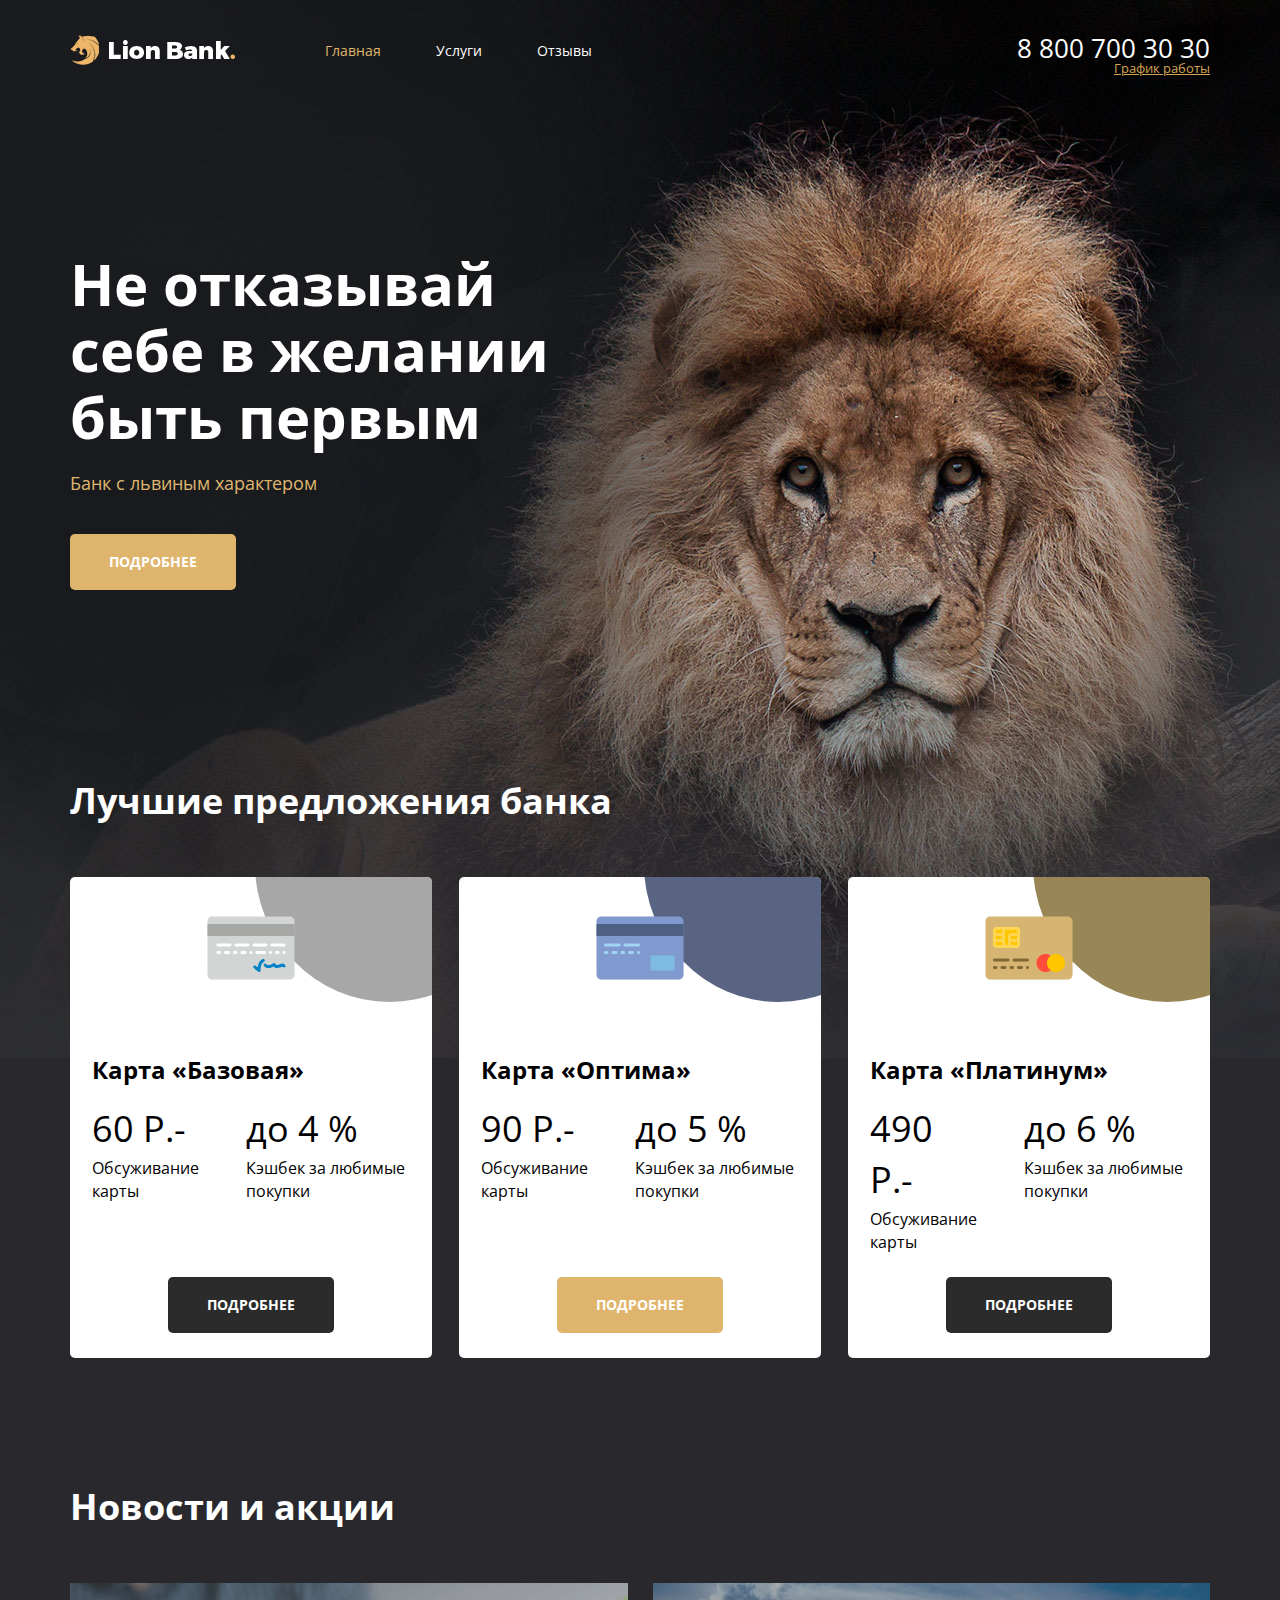
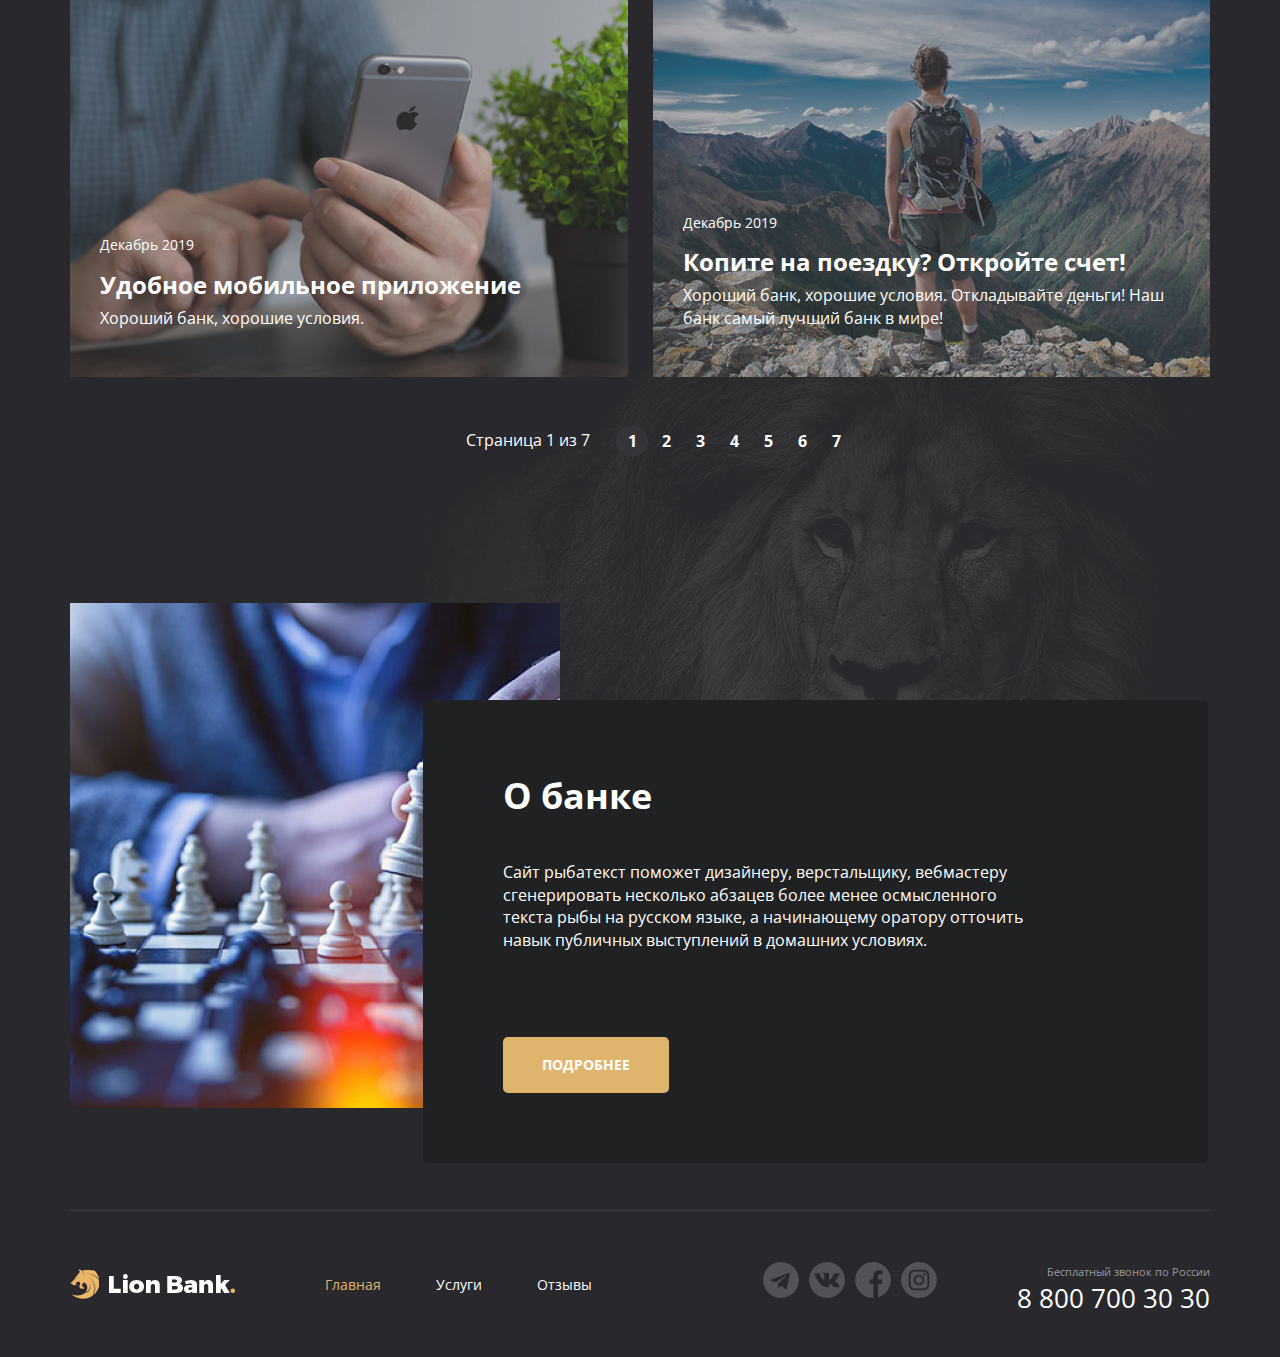
<file: lion-bank/pages/index.html>
<!DOCTYPE html>
<html lang="en">

<head>
  <meta charset="UTF-8">
  <meta name="viewport" content="width=device-width, initial-scale=1.0">
  <title>Lion Bank | Main Page</title>
</head>
<link rel="stylesheet" href="../css/main.css">

<body>
  <div class="wrapper main-page-wrapper">
    <section class="section__hero">
      <div class="container hero__container">
        <header class="header">
          <div class="header__col header__col--align--left">
            <a href="../pages/welcome.html" class="logo">
              <img src="../img/logo.svg" alt="Oops, no img" class="logo__img">
            </a>
            <nav class="menu">
              <ul class="menu__list">
                <li class="menu__item menu__item--active">
                  <a href="../pages/index.html" class="menu__link">Главная</a>
                </li>
                <li class="menu__item">
                  <a href="../pages/services.html" class="menu__link">Услуги</a>
                </li>
                <li class="menu__item">
                  <a href="../pages/reviews.html" class="menu__link">Отзывы</a>
              </ul>
            </nav>
          </div>
          <div class="header__col header__col--align--right">
            <address class="contacts">
              <a href="tel:+78007003030" class="contacts__phone">8 800 700 30 30</a>
              <div class="dropdown">
                <a href="#" class="dropdown__link">График работы</a>
                <div class="dropdown__menu">
                  <ul class="dropdown__list">
                    <li class="dropdown__item">пн-вс: 09:00 - 20:00</li>
                    <li class="dropdown__item">Обед: 14:00-14:30</li>
                  </ul>
                </div>
              </div>
            </address>
          </div>
        </header>
        <div class="hero__content">
          <div class="hero__text-section">
            <h1 class="hero__title">Не отказывай себе в желании быть первым</h1>
            <h4 class="hero__subtitle">Банк с львиным характером</h4>
            <a href="#" class="btn btn--color--ginger">Подробнее</a>
          </div>
        </div>
      </div>
    </section>
    <section class="section__offers">
      <div class="container">
        <h2 class="section__title">Лучшие предложения банка</h2>
        <ul class="offers">
          <li class="offers__item offer offer__item--theme--grey">
            <div class="offer__header">
              <img src="../img/card-1.png" class="offer__logo">
            </div>
            <div class="offer__content">
              <h3 class="offer__title">Карта «Базовая»</h3>
              <div class="offer__prices">
                <div class="offer__prices-cell">
                  <div class="offer__price">60 Р.-</div>
                  <div class="offer__price-desc">Обсуживание карты</div>
                </div>
                <div class="offer__prices-cell">
                  <div class="offer__price">до 4 %</div>
                  <div class="offer__price-desc">Кэшбек за любимые покупки</div>
                </div>
              </div>
              <div class="offer__btn-wrapper">
                <a href="#" class="btn btn--color--black">Подробнее</a>
              </div>
            </div>
          </li>
          <li class="offers__item offer offer__item--theme--blue">
            <div class="offer__header">
              <img src="../img/card-2.png" class="offer__logo">
            </div>
            <div class="offer__content">
              <h3 class="offer__title">Карта «Оптима»</h3>
              <div class="offer__prices">
                <div class="offer__prices-cell">
                  <div class="offer__price">90 Р.-</div>
                  <div class="offer__price-desc">Обсуживание карты</div>
                </div>
                <div class="offer__prices-cell">
                  <div class="offer__price">до 5 %</div>
                  <div class="offer__price-desc">Кэшбек за любимые покупки</div>
                </div>
              </div>
              <div class="offer__btn-wrapper">
                <a href="#" class="btn btn--color--ginger">Подробнее</a>
              </div>
            </div>
          </li>
          <li class="offers__item offer offer__item--theme--gold">
            <div class="offer__header">
              <img src="../img/card-3.png" class="offer__logo">
            </div>
            <div class="offer__content">
              <h3 class="offer__title">Карта «Платинум»</h3>
              <div class="offer__prices">
                <div class="offer__prices-cell">
                  <div class="offer__price">490 Р.-</div>
                  <div class="offer__price-desc">Обсуживание карты</div>
                </div>
                <div class="offer__prices-cell">
                  <div class="offer__price">до 6 %</div>
                  <div class="offer__price-desc">Кэшбек за любимые покупки</div>
                </div>
              </div>
              <div class="offer__btn-wrapper">
                <a href="#" class="btn btn--color--black">Подробнее</a>
              </div>
            </div>
          </li>
        </ul>
      </div>
    </section>
    <section class="section__news">
      <div class="container">
        <h2 class="section__title">Новости и акции</h2>
        <ul class="news">
          <li class="news__card single-news">
            <img src="../img/phone.jpg" alt="Oops, no img" class="single-news__card-img">
            <div class="single-news__text-content">
              <time class="single-news__date">Декабрь 2019</time>
              <div class="single-news__title">Удобное мобильное приложение</div>
              <div class="single-news__desc">Хороший банк, хорошие условия.</div>
            </div>
          </li>
          <li class="news__card single-news">
            <img src="../img/mountains.jpg" alt="Oops, no img" class="single-news__card-img">
            <div class="single-news__text-content">
              <time class="single-news__date">Декабрь 2019</time>
              <div class="single-news__title">Копите на поездку? Откройте счет!</div>
              <div class="single-news__desc">Хороший банк, хорошие условия. Откладывайте деньги! Наш банк самый лучший
                банк в мире!</div>
            </div>
          </li>
        </ul>
      </div>
    </section>
    <div class="paginator">
      <div class="paginator__display">Страница 1 из 7</div>
      <ul class="paginator__list">
        <li class="paginator__item paginator__item--active"><a href="#" class="paginator__link">1</a></li>
        <li class="paginator__item"><a href="#" class="paginator__link">2</a></li>
        <li class="paginator__item"><a href="#" class="paginator__link">3</a></li>
        <li class="paginator__item"><a href="#" class="paginator__link">4</a></li>
        <li class="paginator__item"><a href="#" class="paginator__link">5</a></li>
        <li class="paginator__item"><a href="#" class="paginator__link">6</a></li>
        <li class="paginator__item"><a href="#" class="paginator__link">7</a></li>
      </ul>
    </div>
    <section class="section__about">
      <div class="container">
        <div class="about">
          <div class="about__desc">
            <h2 class="about__title">О банке</h2>
            <div class="about__desc-text">
              <p>
                Сайт рыбатекст поможет дизайнеру, верстальщику, вебмастеру сгенерировать несколько абзацев
                более менее осмысленного текста рыбы на русском языке, а начинающему оратору отточить навык публичных
                выступлений в домашних условиях.
              </p>
            </div>
            <a href="#" class="btn btn--color--ginger">Подробнее</a>
          </div>
        </div>
      </div>
    </section>
    <footer class="footer-container">
      <div class="container footer-container__content">
        <div class="footer">
          <div class="footer__col">
            <a href="../pages/welcome.html" class="logo">
              <img src="../img/logo.svg" alt="Oops, no img" class="logo__img">
            </a>
            <nav class="menu">
              <ul class="menu__list">
                <li class="menu__item menu__item--active">
                  <a href="../pages/index.html" class="menu__link">Главная</a>
                </li>
                <li class="menu__item">
                  <a href="../pages/services.html" class="menu__link">Услуги</a>
                </li>
                <li class="menu__item">
                  <a href="../pages/reviews.html" class="menu__link">Отзывы</a>
                </li>
              </ul>
            </nav>
          </div>
          <div class="footer__col footer__col--align--right">
            <div class="icon">
              <ul class="icon__list">
                <li class="icon__item icon__item--icon--tg"><a href="" class="icon__link"></a></li>
                <li class="icon__item icon__item--icon--vk"><a href="" class="icon__link"></a></li>
                <li class="icon__item icon__item--icon--fb"><a href="" class="icon__link"></a></li>
                <li class="icon__item icon__item--icon--ig"><a href="" class="icon__link"></a></li>
              </ul>
            </div>
            <address class="contacts">
              <div class="contacts__desc">Бесплатный звонок по России</div>
              <a href="tel:+78007003030" class="contacts__phone">8 800 700 30 30</a>
            </address>
          </div>
        </div>
      </div>
    </footer>
  </div>
</body>

</html>
</file>
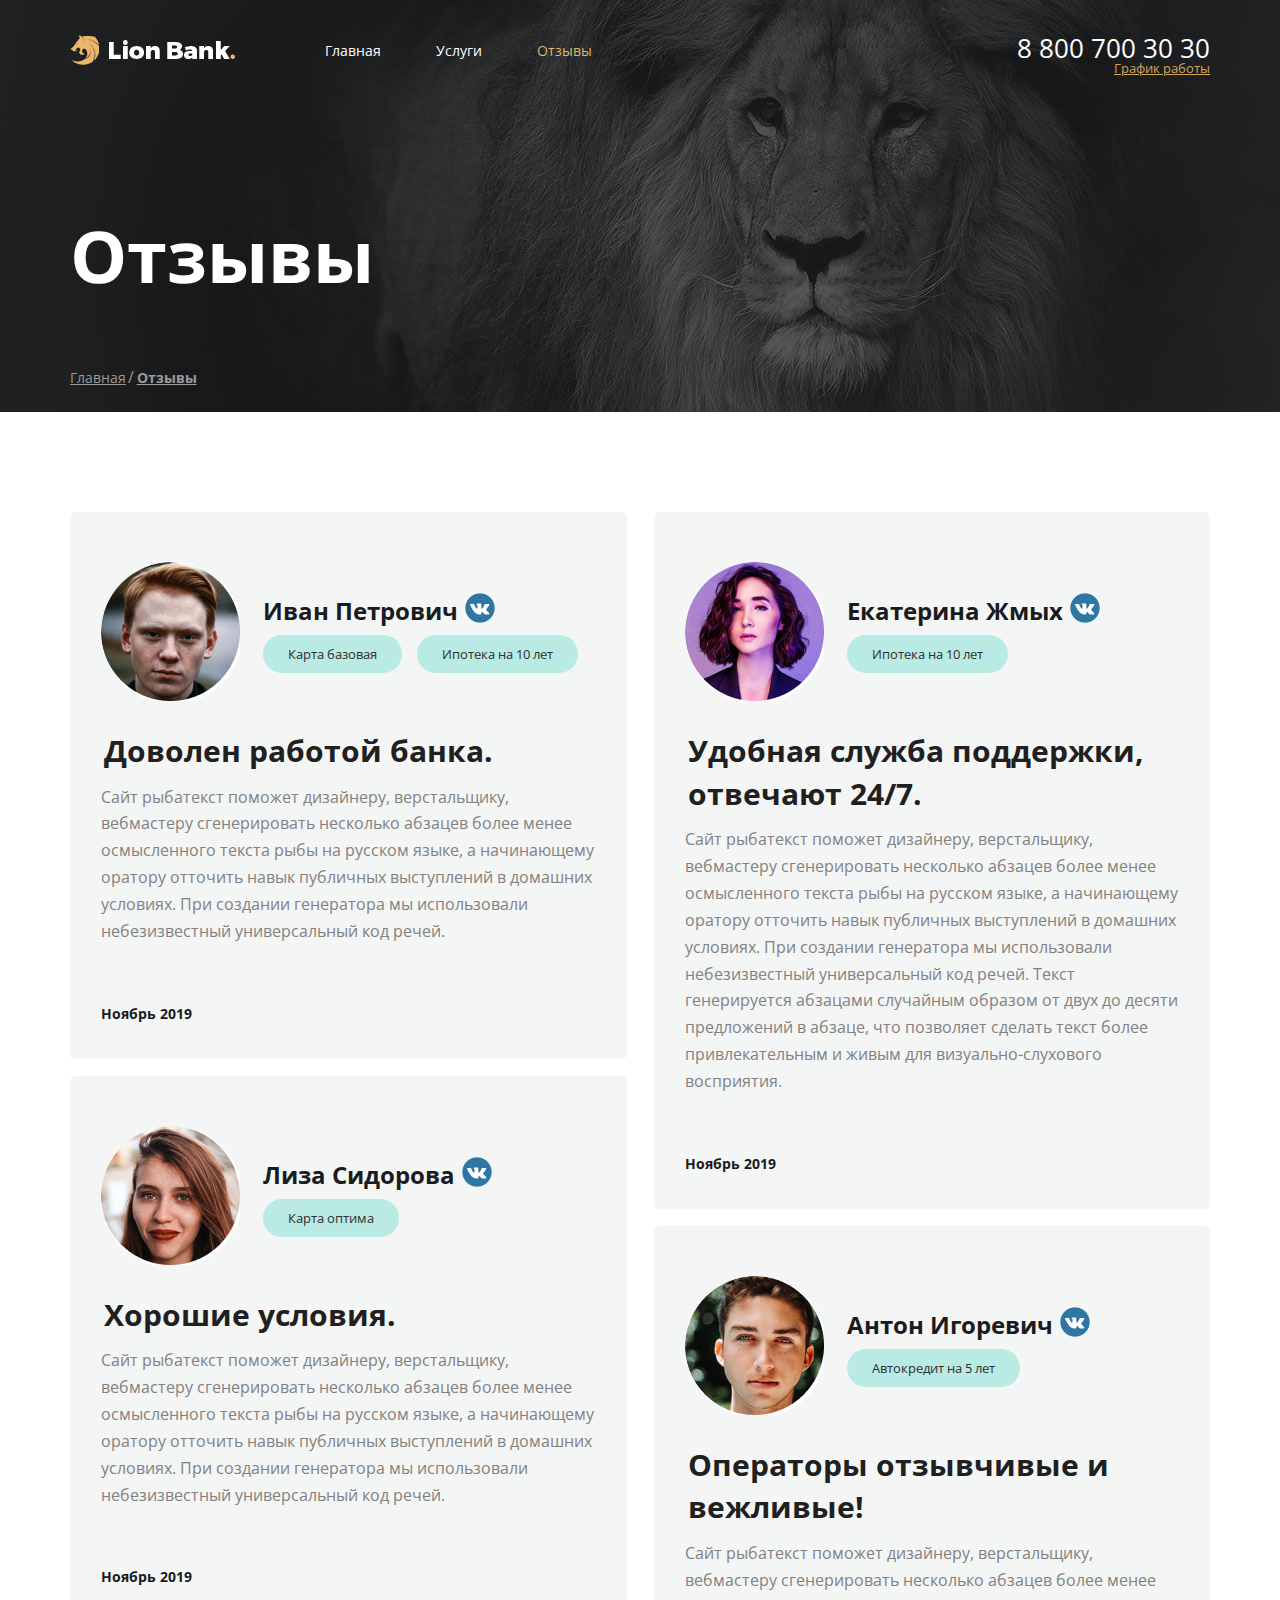
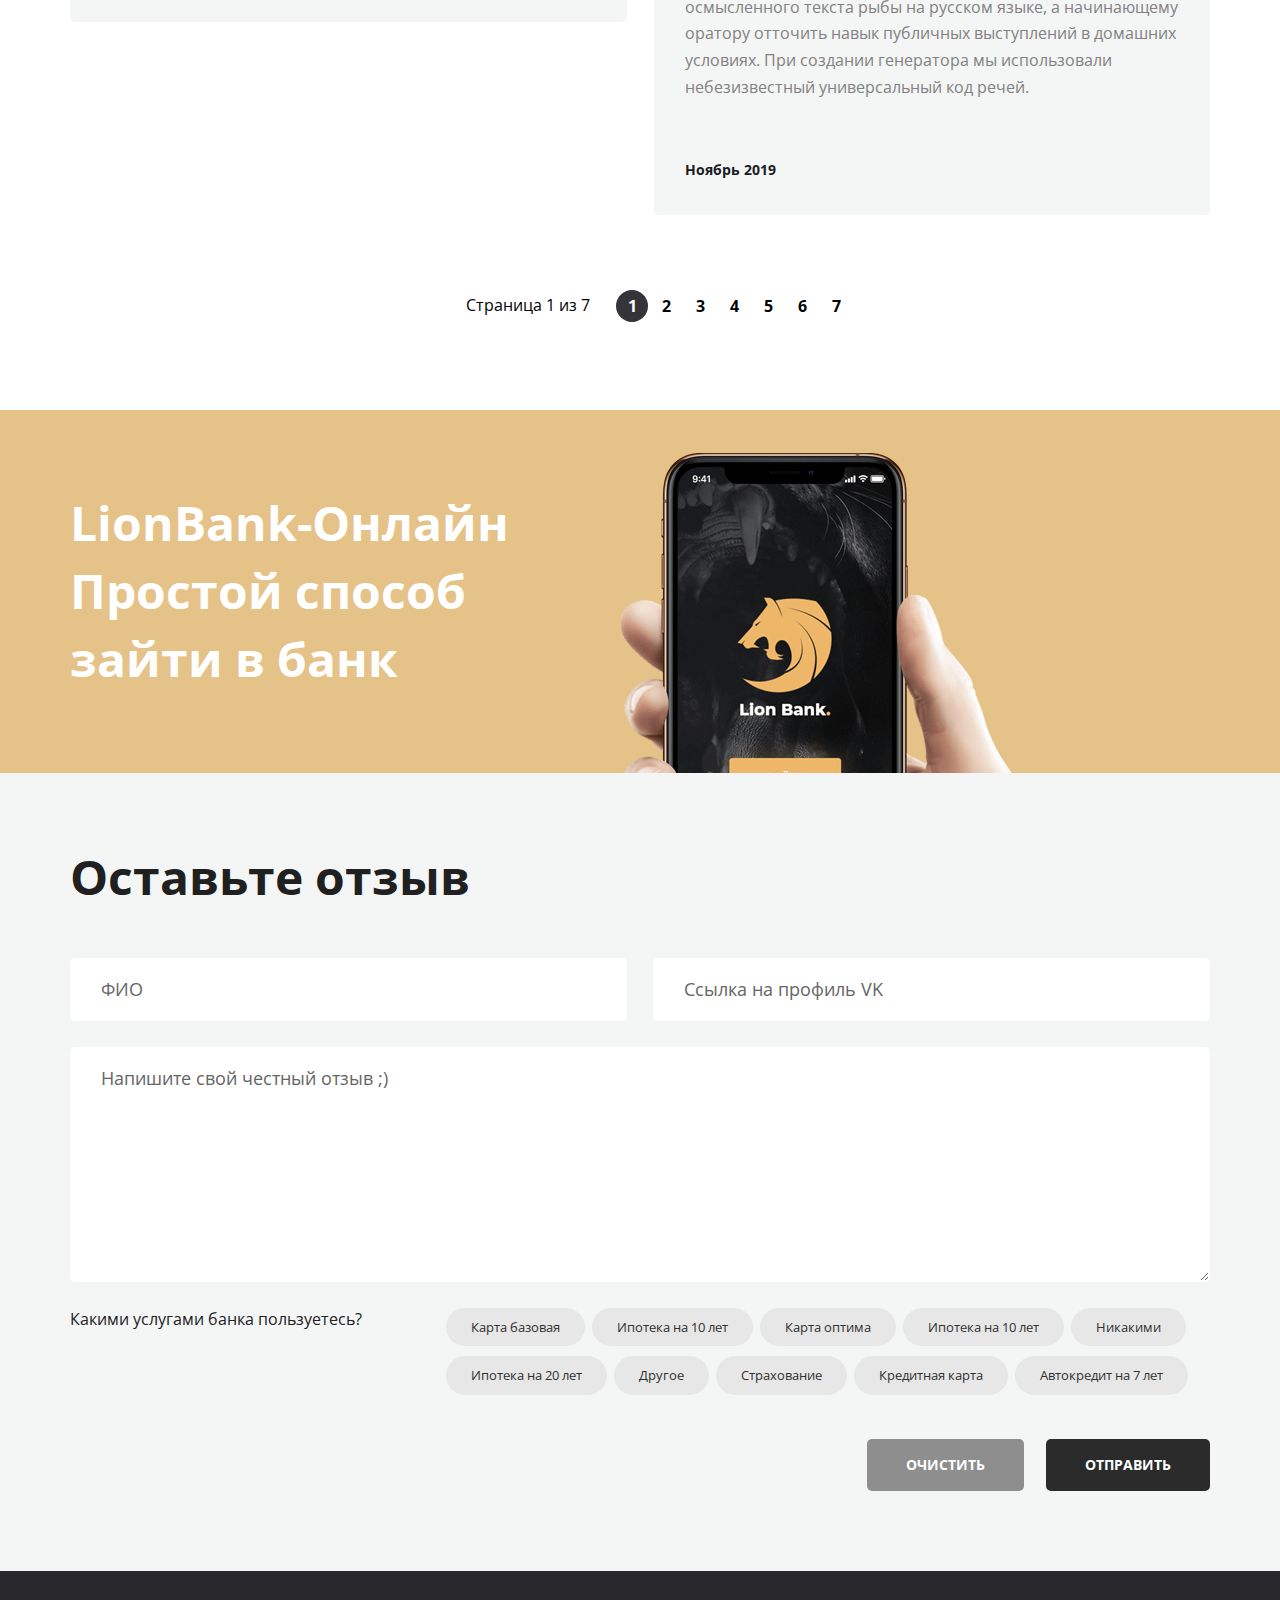
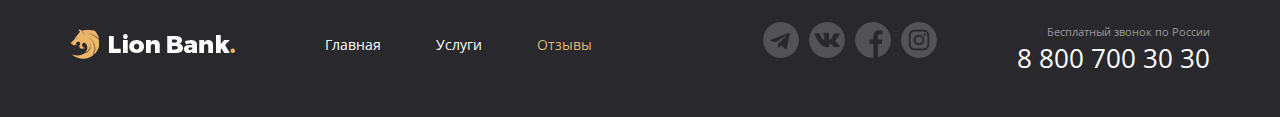
<file: lion-bank/pages/reviews.html>
<!DOCTYPE html>
<html lang="en">

<head>
  <meta charset="UTF-8">
  <meta name="viewport" content="width=device-width, initial-scale=1.0">
  <title>Lion Bank | Reviews Page</title>
</head>
<link rel="stylesheet" href="../css/main.css">

<body>
  <div class="wrapper">
    <section class="section__top-line">
      <div class="container top-line__container">
        <header class="header">
          <div class="header__col header__col--align--left">
            <a href="../pages/welcome.html" class="logo">
              <img src="../img/logo.svg" alt="Oops, no img" class="logo__img">
            </a>
            <nav class="menu">
              <ul class="menu__list">
                <li class="menu__item">
                  <a href="../pages/index.html" class="menu__link">Главная</a>
                </li>
                <li class="menu__item">
                  <a href="../pages/services.html" class="menu__link">Услуги</a>
                </li>
                <li class="menu__item menu__item--active">
                  <a href="../pages/reviews.html" class="menu__link">Отзывы</a>
              </ul>
            </nav>
          </div>
          <div class="header__col header__col--align--right">
            <address class="contacts">
              <a href="tel:+78007003030" class="contacts__phone">8 800 700 30 30</a>
              <div class="dropdown">
                <a href="#" class="dropdown__link">График работы</a>
                <div class="dropdown__menu">
                  <ul class="dropdown__list">
                    <li class="dropdown__item">пн-вс: 09:00 - 20:00</li>
                    <li class="dropdown__item">Обед: 14:00-14:30</li>
                  </ul>
                </div>
              </div>
            </address>
          </div>
        </header>
        <h1 class="page__title">Отзывы</h1>
        <nav class="breadcrumbs">
          <ul class="breadcrumbs__list">
            <li class="breadcrumbs__item">
              <a href="../pages/index.html" class="breadcrumbs__link">Главная</a>
            </li>
            <li class="breadcrumbs__item breadcrumbs__item--active">
              <a href="../pages/reviews.html" class="breadcrumbs__link">Отзывы</a>
            </li>
          </ul>
        </nav>
      </div>
    </section>
    <main class="page-content">
      <div class="container">
        <ul class="reviews">
          <li class="reviews__item review">
            <div class="review__header">
              <div class="review__photo">
                <div class="avatar">
                  <img src="../img/User-1.jpg" alt="user">
                </div>
              </div>
              <div class="review__userdata">
                <a href="#" class="review__user">Иван Петрович</a>
                <ul class="review__tags">
                  <li class="review__tag-item tag tag--bg--green">Карта базовая</li>
                  <li class="review__tag-item tag tag--bg--green">Ипотека на 10 лет</li>
                </ul>
              </div>
            </div>
            <div class="review__content">
              <h3 class="review__title">
                Доволен работой банка.
              </h3>
              <div class="review__content-text">
                <p>
                  Сайт рыбатекст поможет дизайнеру, верстальщику, вебмастеру сгенерировать несколько абзацев более менее осмысленного текста рыбы на русском языке, а начинающему оратору отточить навык публичных выступлений в домашних условиях. При создании генератора мы использовали небезизвестный универсальный код речей.                 </p>
              </div>
              <time class="review__date">Ноябрь 2019</time>
            </div> 
          </li>
          <li class="reviews__item review">
            <div class="review__header">
              <div class="review__photo">
                <div class="avatar">
                  <img src="../img/User-3.jpg" alt="user">
                </div>
              </div>
              <div class="review__userdata">
                <a href="#" class="review__user">Лиза Сидорова</a>
                <ul class="review__tags">
                  <li class="review__tag-item tag tag--bg--green">Карта оптима</li>
                </ul>
              </div>
            </div>
            <div class="review__content">
              <h3 class="review__title">
                Хорошие условия.
              </h3>
              <div class="review__content-text">
                <p>
                  Сайт рыбатекст поможет дизайнеру, верстальщику, вебмастеру сгенерировать несколько абзацев более менее осмысленного текста рыбы на русском языке, а начинающему оратору отточить навык публичных выступлений в домашних условиях. При создании генератора мы использовали небезизвестный универсальный код речей.                 </p>
                </div>
                <time class="review__date">Ноябрь 2019</time>
              </div> 
            </li>
            <li class="reviews__item review">
              <div class="review__header">
                <div class="review__photo">
                  <div class="avatar">
                    <img src="../img/User-2.jpg" alt="user">
                  </div>
                </div>
                <div class="review__userdata">
                  <a href="#" class="review__user">Екатерина Жмых</a>
                  <ul class="review__tags">
                    <li class="review__tag-item tag tag--bg--green">Ипотека на 10 лет</li>
                  </ul>
                </div>
              </div>
              <div class="review__content">
                <h3 class="review__title">
                  Удобная служба поддержки, отвечают 24/7.
                </h3>
                <div class="review__content-text">
                  <p>
                    Сайт рыбатекст поможет дизайнеру, верстальщику, вебмастеру сгенерировать несколько абзацев более менее осмысленного текста рыбы на русском языке, а начинающему оратору отточить навык публичных выступлений в домашних условиях. При создании генератора мы использовали небезизвестный универсальный код речей. Текст генерируется абзацами случайным образом от двух до десяти предложений в абзаце, что позволяет сделать текст более привлекательным и живым для визуально-слухового восприятия.                </p>
                </div>
                <time class="review__date">Ноябрь 2019</time>
              </div> 
            </li>
            <li class="reviews__item review">
            <div class="review__header">
              <div class="review__photo">
                <div class="avatar">
                  <img src="../img/User-4.jpg" alt="user">
                </div>
              </div>
              <div class="review__userdata">
                <a href="#" class="review__user">Антон Игоревич</a>
                <ul class="review__tags">
                  <li class="review__tag-item tag tag--bg--green">Автокредит на 5 лет</li>
                </ul>
              </div>
            </div>
            <div class="review__content">
              <h3 class="review__title">
                Операторы отзывчивые и вежливые!
              </h3>
              <div class="review__content-text">
                <p>
                  Сайт рыбатекст поможет дизайнеру, верстальщику, вебмастеру сгенерировать несколько абзацев более менее осмысленного текста рыбы на русском языке, а начинающему оратору отточить навык публичных выступлений в домашних условиях. При создании генератора мы использовали небезизвестный универсальный код речей.                </p>
              </div>
              <time class="review__date">Ноябрь 2019</time>
            </div> 
          </li>
        </ul>
        <div class="paginator paginator--theme--light">
          <div class="paginator__display">Страница 1 из 7</div>
          <ul class="paginator__list">
            <li class="paginator__item paginator__item--active"><a href="#" class="paginator__link">1</a></li>
            <li class="paginator__item"><a href="#" class="paginator__link">2</a></li>
            <li class="paginator__item"><a href="#" class="paginator__link">3</a></li>
            <li class="paginator__item"><a href="#" class="paginator__link">4</a></li>
            <li class="paginator__item"><a href="#" class="paginator__link">5</a></li>
            <li class="paginator__item"><a href="#" class="paginator__link">6</a></li>
            <li class="paginator__item"><a href="#" class="paginator__link">7</a></li>
          </ul>
        </div>
      </div>
    </main>
    <section class="separator">
      <div class="container">
        <div class="separator__content">
          <h2 class="separator__title">
            LionBank-Онлайн Простой способ зайти в банк
          </h2>
        </div>
      </div>
    </section>
    <section class="section__form">
      <div class="container">
        <h2 class="form__title">Оставьте отзыв</h2>
        <form class="form">
         <div class="form__row">
            <input type="text" placeholder="ФИО" class="form__input">
            <input type="text" placeholder="Ссылка на профиль VK" class="form__input">
         </div>
         <div class="form__row">
           <textarea placeholder="Напишите свой честный отзыв ;)" class="form__input form__input--textarea"></textarea>
         </div>
         <div class="form__controls">
           <div class="form__controls-title">Какими услугами банка пользуетесь?</div>
           <ul class="controls">
             <li class="controls__item">
              <label class="controls__elem">
                <input type="checkbox" class="controls__checkbox">
                <div class="tag controls__tag">Карта базовая</div>
              </label>
             </li>
             <li class="controls__item">
              <label class="controls__elem">
                <input type="checkbox" class="controls__checkbox">
                <div class="tag controls__tag">Ипотека на 10 лет</div>
              </label>
             </li>
             <li class="controls__item">
              <label class="controls__elem">
                <input type="checkbox" class="controls__checkbox">
                <div class="tag controls__tag">Карта оптима</div>
              </label>
             </li>
             <li class="controls__item">
              <label class="controls__elem">
                <input type="checkbox" class="controls__checkbox">
                <div class="tag controls__tag">Ипотека на 10 лет</div>
              </label>
             </li>
             <li class="controls__item">
              <label class="controls__elem">
                <input type="checkbox" class="controls__checkbox">
                <div class="tag controls__tag">Никакими</div>
              </label>
             </li>
             <li class="controls__item">
              <label class="controls__elem">
                <input type="checkbox" class="controls__checkbox">
                <div class="tag controls__tag">Ипотека на 20 лет</div>
              </label>
             </li>
             <li class="controls__item">
              <label class="controls__elem">
                <input type="checkbox" class="controls__checkbox">
                <div class="tag controls__tag">Другое</div>
              </label>
             </li>
             <li class="controls__item">
              <label class="controls__elem">
                <input type="checkbox" class="controls__checkbox">
                <div class="tag controls__tag">Страхование</div>
              </label>
             </li>
             <li class="controls__item">
              <label class="controls__elem">
                <input type="checkbox" class="controls__checkbox">
                <div class="tag controls__tag">Кредитная карта</div>
              </label>
             </li>
             <li class="controls__item">
              <label class="controls__elem">
                <input type="checkbox" class="controls__checkbox">
                <div class="tag controls__tag">Автокредит на 7 лет</div>
              </label>
             </li>
           </ul>
         </div>
         <div class="form__btns">
           <button type="reset" class="btn form__btn btn--color--grey">Очистить</button>
           <button type="submit" class="btn form__btn btn--color--black">Отправить</button>
         </div>
        </form>
      </div>
    </section>
    <footer class="footer-container">
      <div class="container">
        <div class="footer">
          <div class="footer__col">
            <a href="../pages/welcome.html" class="logo">
              <img src="../img/logo.svg" alt="Oops, no img" class="logo__img">
            </a>
            <nav class="menu">
              <ul class="menu__list">
                <li class="menu__item">
                  <a href="../pages/index.html" class="menu__link">Главная</a>
                </li>
                <li class="menu__item">
                  <a href="../pages/services.html" class="menu__link">Услуги</a>
                </li>
                <li class="menu__item menu__item--active">
                  <a href="../pages/reviews.html" class="menu__link">Отзывы</a>
              </ul>
            </nav>
          </div>
          <div class="footer__col footer__col--align--right">
            <div class="icon">
              <ul class="icon__list">
                <li class="icon__item icon__item--icon--tg"><a href="" class="icon__link"></a></li>
                <li class="icon__item icon__item--icon--vk"><a href="" class="icon__link"></a></li>
                <li class="icon__item icon__item--icon--fb"><a href="" class="icon__link"></a></li>
                <li class="icon__item icon__item--icon--ig"><a href="" class="icon__link"></a></li>
              </ul>
            </div>
            <address class="contacts">
              <div class="contacts__desc">Бесплатный звонок по России</div>
              <a href="tel:+78007003030" class="contacts__phone">8 800 700 30 30</a>
            </address>
          </div>
        </div>
      </div>
    </footer>
  </div>
</body>

</html>
</file>
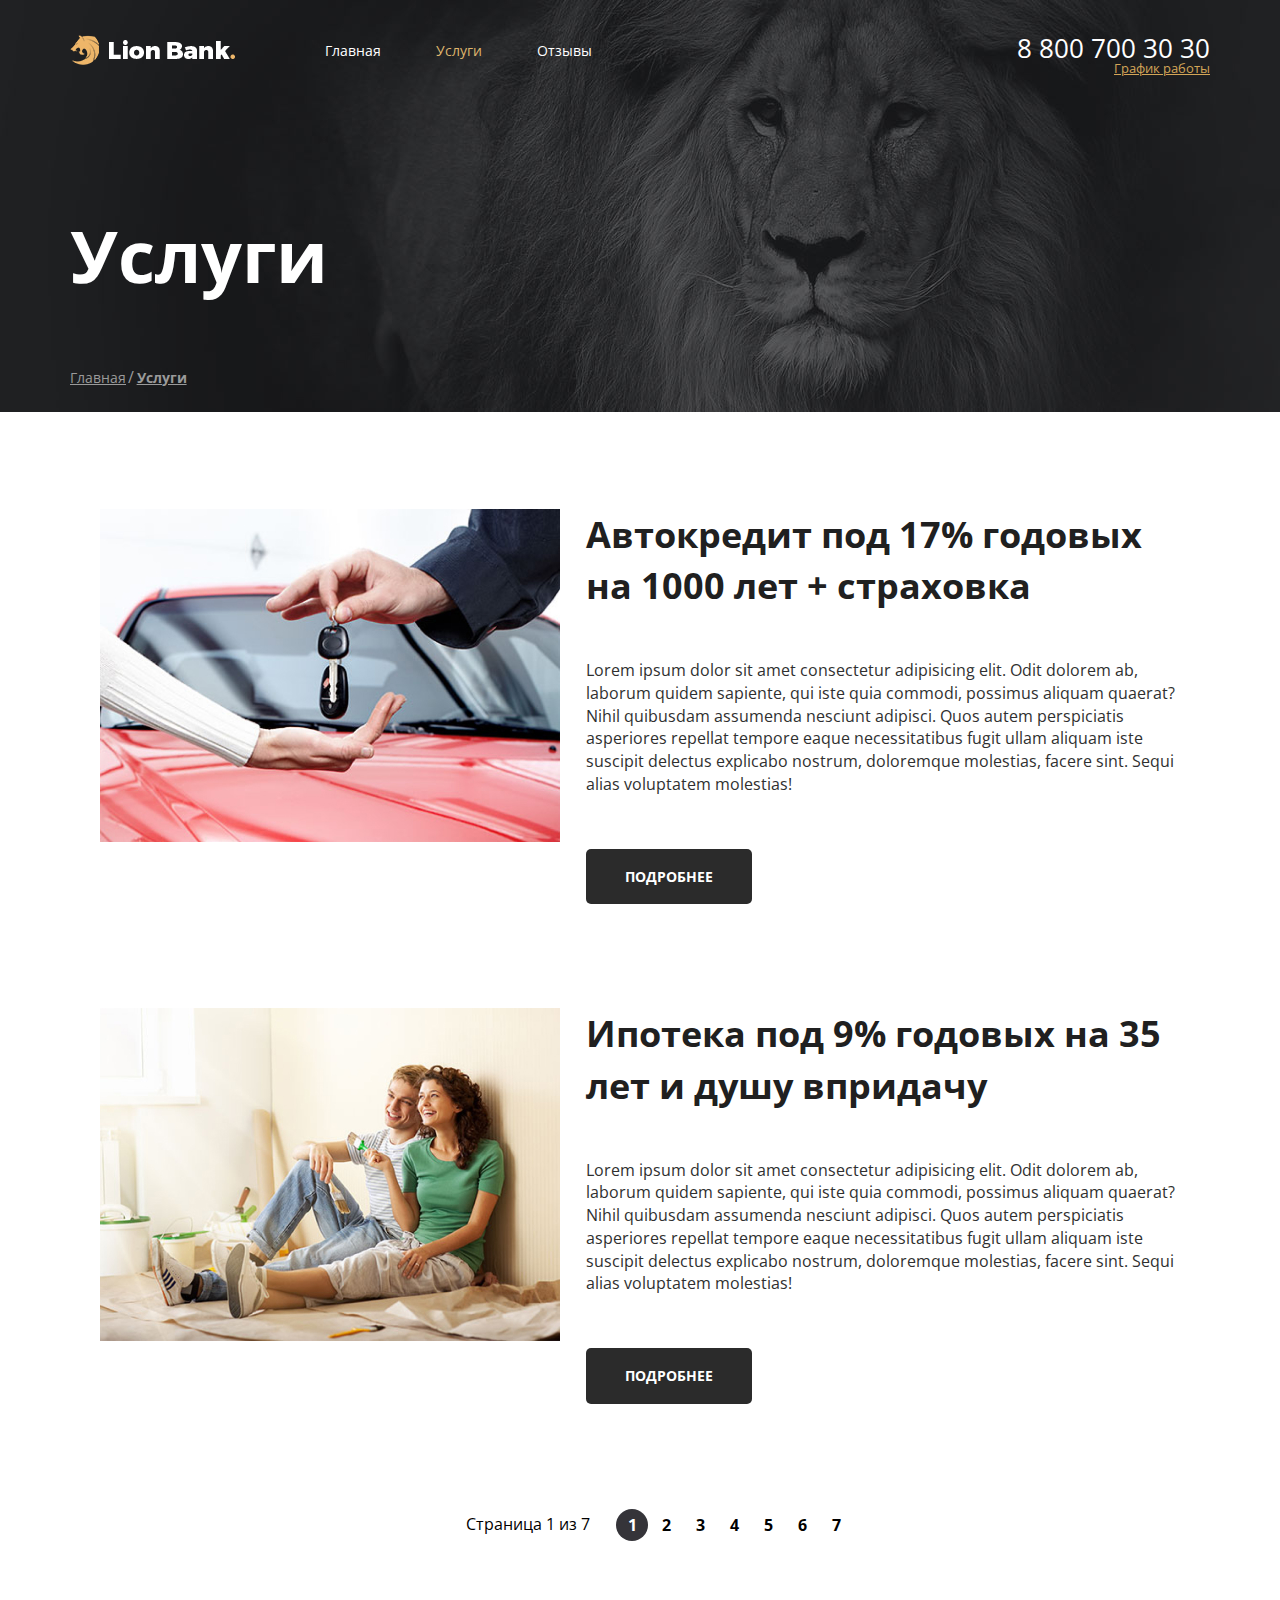
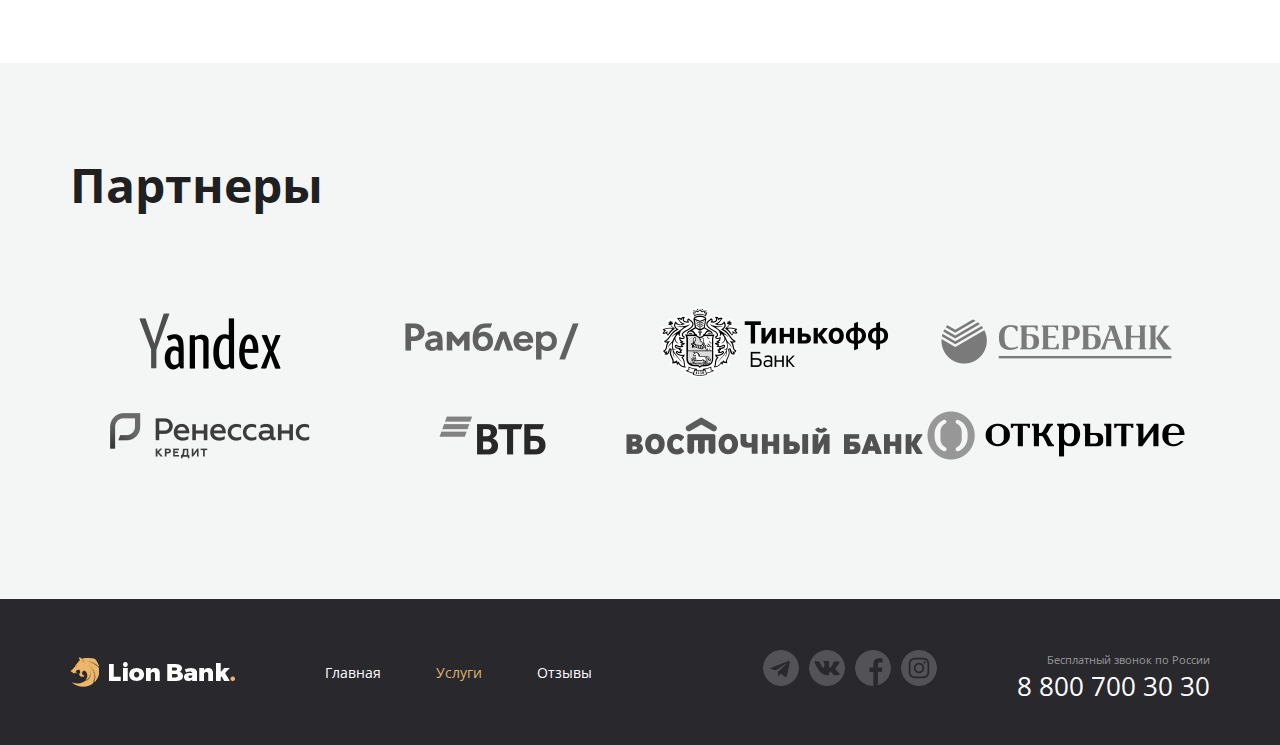
<file: lion-bank/pages/services.html>
<!DOCTYPE html>
<html lang="en">

<head>
  <meta charset="UTF-8">
  <meta name="viewport" content="width=device-width, initial-scale=1.0">
  <title>Lion Bank | Services Page</title>
</head>
<link rel="stylesheet" href="../css/main.css">

<body>
  <div class="wrapper">
    <section class="section__top-line">
      <div class="container top-line__container">
        <header class="header">
          <div class="header__col header__col--align--left">
            <a href="../pages/welcome.html" class="logo">
              <img src="../img/logo.svg" alt="Oops, no img" class="logo__img">
            </a>
            <nav class="menu">
              <ul class="menu__list">
                <li class="menu__item">
                  <a href="../pages/index.html" class="menu__link">Главная</a>
                </li>
                <li class="menu__item menu__item--active">
                  <a href="../pages/services.html" class="menu__link">Услуги</a>
                </li>
                <li class="menu__item">
                  <a href="../pages/reviews.html" class="menu__link">Отзывы</a>
              </ul>
            </nav>
          </div>
          <div class="header__col header__col--align--right">
            <address class="contacts">
              <a href="tel:+78007003030" class="contacts__phone">8 800 700 30 30</a>
              <div class="dropdown">
                <a href="#" class="dropdown__link">График работы</a>
                <div class="dropdown__menu">
                  <ul class="dropdown__list">
                    <li class="dropdown__item">пн-вс: 09:00 - 20:00</li>
                    <li class="dropdown__item">Обед: 14:00-14:30</li>
                  </ul>
                </div>
              </div>
            </address>
          </div>
        </header>
        <h1 class="page__title">Услуги</h1>
        <nav class="breadcrumbs">
          <ul class="breadcrumbs__list">
            <li class="breadcrumbs__item">
              <a href="../pages/index.html" class="breadcrumbs__link">Главная</a>
            </li>
            <li class="breadcrumbs__item breadcrumbs__item--active">
              <a href="../pages/services.html" class="breadcrumbs__link">Услуги</a>
            </li>
          </ul>
        </nav>
      </div>
    </section>
    <main class="page-content">
      <div class="container">
        <ul class="services">
          <li class="services__item">
            <a href="#" class="service">
              <div class="service__img">
                <img src="../img/key.jpg" alt="Oops, no img" class="service__img-elem">
              </div>
              <div class="service__content">
                <h2 class="service__title">Автокредит под 17% годовых на 1000 лет + страховка</h2>
                <div class="sevice__desc">
                  <p>Lorem ipsum dolor sit amet consectetur adipisicing elit. Odit dolorem ab, laborum quidem sapiente,
                    qui iste quia commodi, possimus aliquam quaerat? Nihil quibusdam assumenda nesciunt adipisci. Quos
                    autem perspiciatis asperiores repellat tempore eaque necessitatibus fugit ullam aliquam iste
                    suscipit delectus explicabo nostrum, doloremque molestias, facere sint. Sequi alias voluptatem
                    molestias!</p>
                </div>
                <div class="btn btn--color--black service__btn">Подробнее</div>
              </div>
            </a>
          </li>
          <li class="services__item">
            <a href="#" class="service">
              <div class="service__img">
                <img src="../img/couple.jpg" alt="Oops, no img" class="service__img-elem">
              </div>
              <div class="service__content">
                <h2 class="service__title">Ипотека под 9% годовых на 35 лет и душу впридачу</h2>
                <div class="sevice__desc">
                  <p>Lorem ipsum dolor sit amet consectetur adipisicing elit. Odit dolorem ab, laborum quidem sapiente,
                    qui iste quia commodi, possimus aliquam quaerat? Nihil quibusdam assumenda nesciunt adipisci. Quos
                    autem perspiciatis asperiores repellat tempore eaque necessitatibus fugit ullam aliquam iste
                    suscipit delectus explicabo nostrum, doloremque molestias, facere sint. Sequi alias voluptatem
                    molestias!</p>
                </div>
                <div class="btn btn--color--black service__btn">Подробнее</div>
              </div>
            </a>
          </li>
        </ul>
        <div class="paginator paginator--theme--light">
          <div class="paginator__display">Страница 1 из 7</div>
          <ul class="paginator__list">
            <li class="paginator__item paginator__item--active"><a href="#" class="paginator__link">1</a></li>
            <li class="paginator__item"><a href="#" class="paginator__link">2</a></li>
            <li class="paginator__item"><a href="#" class="paginator__link">3</a></li>
            <li class="paginator__item"><a href="#" class="paginator__link">4</a></li>
            <li class="paginator__item"><a href="#" class="paginator__link">5</a></li>
            <li class="paginator__item"><a href="#" class="paginator__link">6</a></li>
            <li class="paginator__item"><a href="#" class="paginator__link">7</a></li>
          </ul>
        </div>
      </div>
    </main>
    <section class="section__partners">
      <div class="container">
        <h2 class="partners__title">Партнеры</h2>
        <ul class="partners">
          <li class="partners__item">
            <a href="#" class="partners__link">
              <img src="../img/yandex.png" alt="Oops, no img" class="partners__img">
            </a>
          </li>
          <li class="partners__item">
            <a href="#" class="partners__link">
              <img src="../img/rambler.png" alt="Oops, no img" class="partners__img">
            </a>
          </li>
          <li class="partners__item">
            <a href="#" class="partners__link">
              <img src="../img/tinkoff.png" alt="Oops, no img" class="partners__img">
            </a>
          </li>
          <li class="partners__item">
            <a href="#" class="partners__link">
              <img src="../img/sberbank.png" alt="Oops, no img" class="partners__img">
            </a>
          </li>
          <li class="partners__item">
            <a href="#" class="partners__link">
              <img src="../img/renessans.png" alt="Oops, no img" class="partners__img">
            </a>
          </li>
          <li class="partners__item">
            <a href="#" class="partners__link">
              <img src="../img/vtb.png" alt="Oops, no img" class="partners__img">
            </a>
          </li>
          <li class="partners__item">
            <a href="#" class="partners__link">
              <img src="../img/western.png" alt="Oops, no img" class="partners__img">
            </a>
          </li>
          <li class="partners__item">
            <a href="#" class="partners__link">
              <img src="../img/openbank.png" alt="Oops, no img" class="partners__img">
            </a>
          </li>
        </ul>
      </div>
    </section>
    <footer class="footer-container">
      <div class="container">
        <div class="footer">
          <div class="footer__col">
            <a href="../pages/welcome.html" class="logo">
              <img src="../img/logo.svg" alt="Oops, no img" class="logo__img">
            </a>
            <nav class="menu">
              <ul class="menu__list">
                <li class="menu__item">
                  <a href="../pages/index.html" class="menu__link">Главная</a>
                </li>
                <li class="menu__item menu__item--active">
                  <a href="../pages/services.html" class="menu__link">Услуги</a>
                </li>
                <li class="menu__item">
                  <a href="../pages/reviews.html" class="menu__link">Отзывы</a>
              </ul>
            </nav>
          </div>
          <div class="footer__col footer__col--align--right">
            <div class="icon">
              <ul class="icon__list">
                <li class="icon__item icon__item--icon--tg"><a href="" class="icon__link"></a></li>
                <li class="icon__item icon__item--icon--vk"><a href="" class="icon__link"></a></li>
                <li class="icon__item icon__item--icon--fb"><a href="" class="icon__link"></a></li>
                <li class="icon__item icon__item--icon--ig"><a href="" class="icon__link"></a></li>
              </ul>
            </div>
            <address class="contacts">
              <div class="contacts__desc">Бесплатный звонок по России</div>
              <a href="tel:+78007003030" class="contacts__phone">8 800 700 30 30</a>
            </address>
          </div>
        </div>
      </div>
    </footer>
  </div>
</body>

</html>
</file>
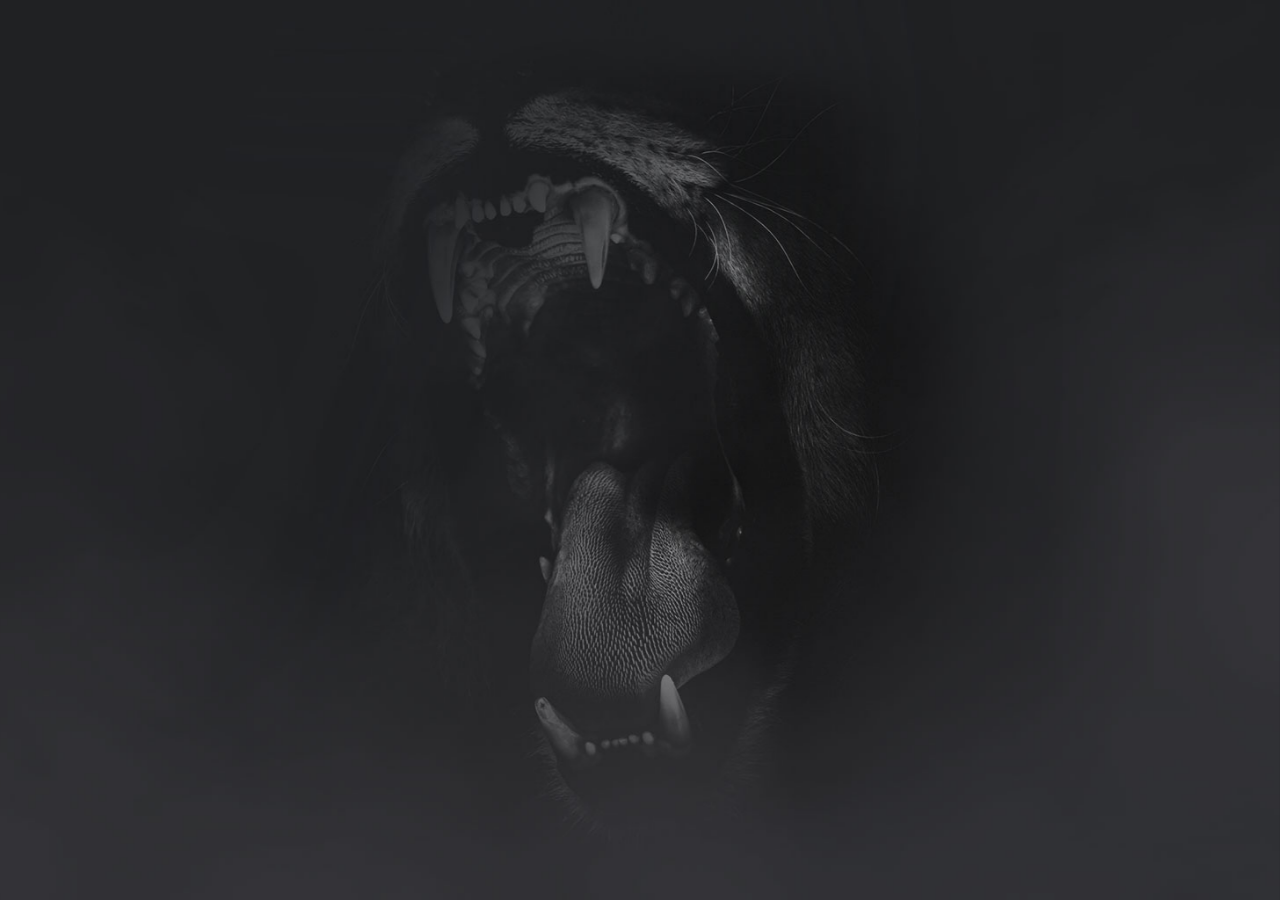
<file: lion-bank/pages/welcome.html>
<!DOCTYPE html>
<html lang="en">

<head>
  <meta charset="UTF-8">
  <meta name="viewport" content="width=device-width, initial-scale=1.0">
  <title>Lion Bank | Welcome Page</title>
</head>
<link rel="stylesheet" href="../css/main.css">

<body>
  <div class="welcome">
    <div class="welcome__container">
      <div class="central">
        <img src="../img/logo-vertical.png" alt="logo-vertical" class="central__logo">
        <a href="../pages/index.html" class="btn btn--color--ginger">Войти</a>
      </div>
    </div>
  </div>
</body>

</html>
</file>
<file: lion-bank/css/main.css>
@import url('../css/layout/fonts.css');
@import url('../css/layout/normalize.css');
@import url('../css/layout/base.css');

@import url('../css/blocks/welcome.css');
@import url('../css/blocks/dropdown.css');
@import url('../css/blocks/header.css');
@import url('../css/blocks/hero.css');
@import url('../css/blocks/logo.css');
@import url('../css/blocks/menu.css');
@import url('../css/blocks/contacts.css');
@import url('../css/blocks/button.css');
@import url('../css/blocks/section.css');
@import url('../css/blocks/offers.css');
@import url('../css/blocks/news.css');
@import url('../css/blocks/paginator.css');
@import url('../css/blocks/about.css');
@import url('../css/blocks/footer.css');
@import url('../css/blocks/socials.css');
@import url('../css/blocks/top-line.css');
@import url('../css/blocks/breadcrumbs.css');
@import url('../css/blocks/services.css');
@import url('../css/blocks/partners.css');
@import url('../css/blocks/review.css');
@import url('../css/blocks/separator.css');
@import url('../css/blocks/form.css');
</file>
